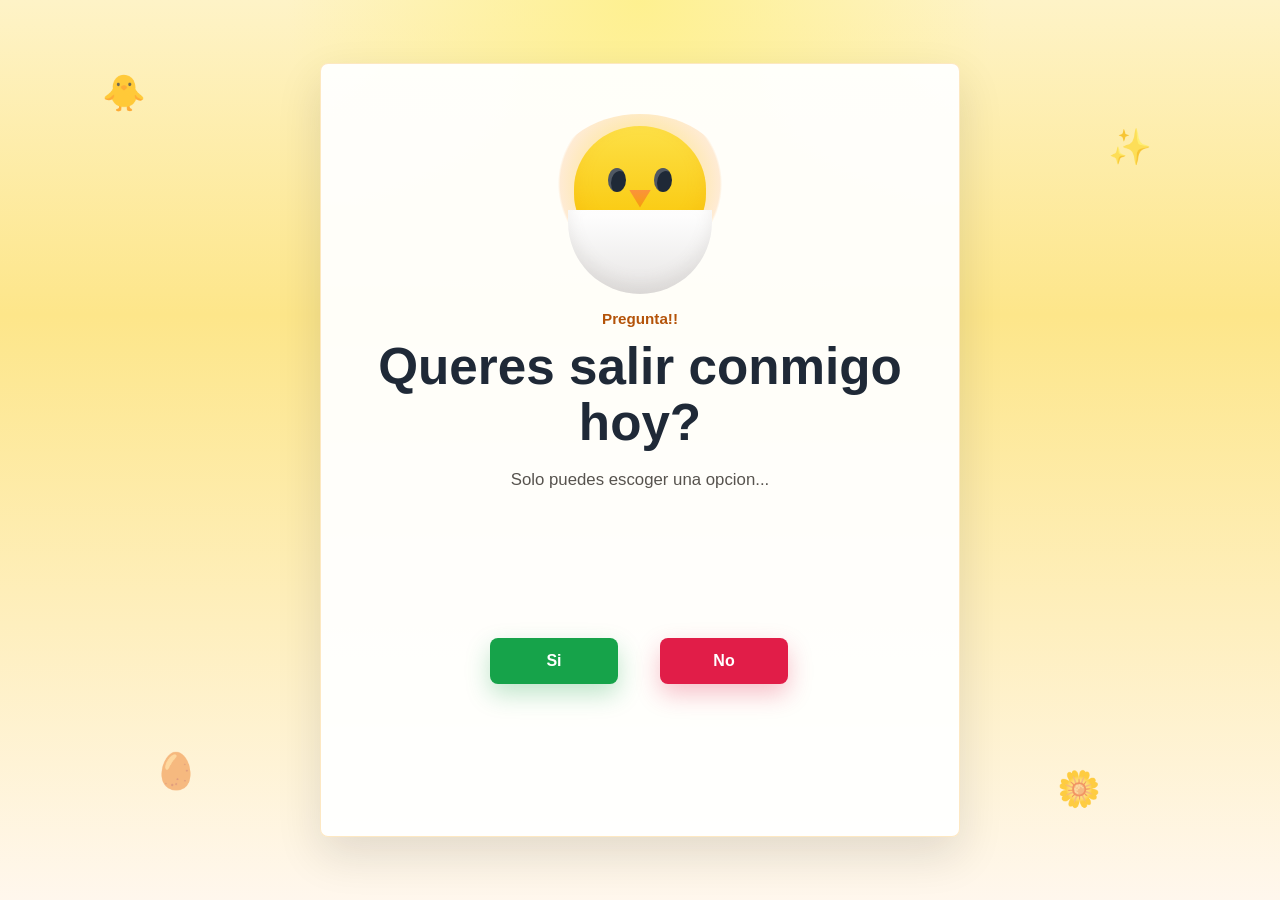
<file: index.html>
<!DOCTYPE html>
<html lang="es">
<head>
  <meta charset="UTF-8">
  <meta name="viewport" content="width=device-width, initial-scale=1.0">
  <title>Quieres salir conmigo hoy?</title>
  <link rel="stylesheet" href="styles.css?v=4">
</head>
<body>
  <div class="floating floating-1" aria-hidden="true">🐥</div>
  <div class="floating floating-2" aria-hidden="true">✨</div>
  <div class="floating floating-3" aria-hidden="true">🥚</div>
  <div class="floating floating-4" aria-hidden="true">🌼</div>

  <main class="page">
    <section class="card" aria-labelledby="question-title">
      <div class="hero-scene" aria-hidden="true">
        <div class="sun-glow"></div>
        <div class="chick">
          <div class="chick-face">
            <span class="eye eye-left"></span>
            <span class="eye eye-right"></span>
            <span class="beak"></span>
          </div>
          <div class="shell shell-top"></div>
          <div class="shell shell-bottom"></div>
        </div>
      </div>

      <p class="eyebrow">Pregunta!!</p>
      <h1 id="question-title">Queres salir conmigo hoy?</h1>
      <p class="subtitle">Solo puedes escoger una opcion...</p>

      <div class="button-area" id="button-area">
        <button class="answer answer-yes" id="yes-button" type="button">Si</button>
        <button class="answer answer-no" id="no-button" type="button">No</button>
      </div>

      <p class="message" id="message" aria-live="polite"></p>
    </section>
  </main>

  <div class="modal-backdrop hidden" id="yes-modal" aria-hidden="true">
    <section class="modal" aria-labelledby="yes-modal-title" aria-modal="true" role="dialog">
      <div class="modal-emoji" aria-hidden="true">🐥💛✨</div>
      <h2 id="yes-modal-title">Sabido era</h2>
      <p class="modal-text" id="yes-modal-text">clarito siempre esta...</p>
      <div class="modal-actions">
        <button class="modal-button modal-button-primary" id="yes-modal-continue" type="button">Continuar</button>
      </div>
    </section>
  </div>

  <script src="script.js?v=4"></script>
</body>
</html>
</file>
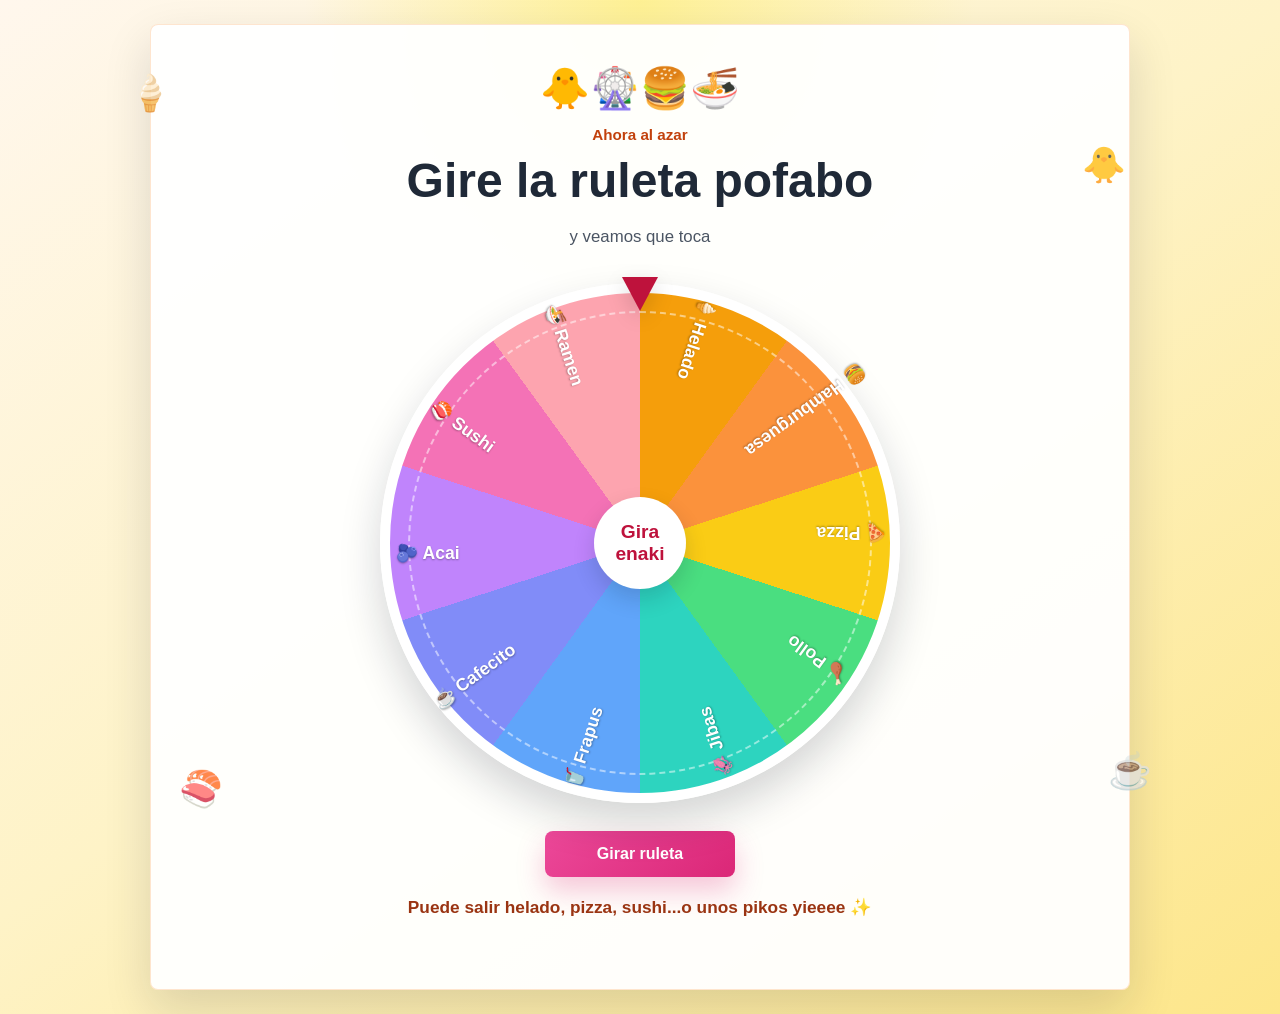
<file: menu.html>
<!DOCTYPE html>
<html lang="es">
<head>
  <meta charset="UTF-8">
  <meta name="viewport" content="width=device-width, initial-scale=1.0">
  <title>Ruleta de la indecisión</title>
  <link rel="stylesheet" href="menu.css?v=3">
</head>
<body>
  <div class="floating floating-1" aria-hidden="true">🍦</div>
  <div class="floating floating-2" aria-hidden="true">🐥</div>
  <div class="floating floating-3" aria-hidden="true">🍣</div>
  <div class="floating floating-4" aria-hidden="true">☕</div>

  <main class="page">
    <section class="panel" aria-labelledby="menu-title">
      <div class="hero-emoji" aria-hidden="true">🐥🎡🍔🍜</div>
      <p class="eyebrow">Ahora al azar</p>
      <h1 id="menu-title">Gire la ruleta pofabo</h1>
      <p class="subtitle">y veamos que toca</p>

      <div class="roulette-layout">
        <div class="wheel-wrap">
          <div class="pointer" aria-hidden="true"></div>
          <div class="wheel" id="wheel">
            <div class="wheel-label" style="--i: 0;">🍦 Helado</div>
            <div class="wheel-label" style="--i: 1;">🍔 Hamburguesa</div>
            <div class="wheel-label" style="--i: 2;">🍕 Pizza</div>
            <div class="wheel-label" style="--i: 3;">🍗 Pollo</div>
            <div class="wheel-label" style="--i: 4;">🦑 Jibas</div>
            <div class="wheel-label" style="--i: 5;">🥤 Frapus</div>
            <div class="wheel-label" style="--i: 6;">☕ Cafecito</div>
            <div class="wheel-label" style="--i: 7;">🫐 Acai</div>
            <div class="wheel-label" style="--i: 8;">🍣 Sushi</div>
            <div class="wheel-label" style="--i: 9;">🍜 Ramen</div>
            <div class="wheel-center">Gira enaki</div>
          </div>
        </div>
      </div>

      <button class="spin-button" id="spin-button" type="button">Girar ruleta</button>
      <p class="result" id="result" aria-live="polite">Puede salir helado, pizza, sushi...o unos pikos yieeee ✨</p>
    </section>
  </main>

  <div class="modal-backdrop hidden" id="result-modal" aria-hidden="true">
    <section class="modal" aria-labelledby="modal-title" aria-modal="true" role="dialog">
      <div class="modal-emoji" aria-hidden="true">🎉🍽️💖</div>
      <h2 id="modal-title">YEEEIIIII</h2>
      <p class="modal-text" id="modal-text"></p>
      <div class="modal-actions">
        <button class="modal-button modal-button-primary" id="modal-close" type="button">Aceptar</button>
        <button class="modal-button modal-button-secondary" id="modal-spin-again" type="button">Girar otra vez</button>
      </div>
    </section>
  </div>

  <script src="menu.js?v=3"></script>
</body>
</html>
</file>
<file: styles.css>
* {
  box-sizing: border-box;
}

body {
  margin: 0;
  min-height: 100vh;
  font-family: Arial, Helvetica, sans-serif;
  background:
    radial-gradient(circle at top, rgba(254, 240, 138, 0.9), transparent 32%),
    linear-gradient(180deg, #fef3c7 0%, #fde68a 35%, #fff7ed 100%);
  color: #1f2937;
  overflow: hidden;
}

.page {
  min-height: 100vh;
  display: grid;
  place-items: center;
  padding: 24px;
}

.card {
  width: min(100%, 640px);
  background: rgba(255, 255, 255, 0.94);
  border: 1px solid rgba(245, 158, 11, 0.24);
  border-radius: 8px;
  padding: 40px 28px;
  text-align: center;
  box-shadow: 0 18px 45px rgba(15, 23, 42, 0.12);
  animation: card-in 0.7s ease;
}

.hero-scene {
  position: relative;
  width: 220px;
  height: 190px;
  margin: 0 auto 16px;
}

.sun-glow {
  position: absolute;
  inset: 10px 20px 40px;
  border-radius: 50%;
  background: radial-gradient(circle, rgba(253, 224, 71, 0.9), rgba(253, 186, 116, 0.28) 70%, transparent 72%);
  animation: pulse 2.8s ease-in-out infinite;
}

.chick {
  position: absolute;
  inset: 6px 18px 0;
  animation: floaty 3.2s ease-in-out infinite;
}

.chick-face {
  position: absolute;
  left: 50%;
  top: 16px;
  width: 132px;
  height: 126px;
  margin-left: -66px;
  border-radius: 50% 50% 46% 46%;
  background: linear-gradient(180deg, #fde047, #facc15 68%, #f59e0b);
  box-shadow: inset 0 -10px 18px rgba(245, 158, 11, 0.22);
}

.eye {
  position: absolute;
  top: 42px;
  width: 18px;
  height: 24px;
  border-radius: 50%;
  background: #1f2937;
  box-shadow: inset 3px 3px 0 rgba(255, 255, 255, 0.22);
}

.eye-left {
  left: 34px;
}

.eye-right {
  right: 34px;
}

.beak {
  position: absolute;
  left: 50%;
  top: 64px;
  width: 22px;
  height: 18px;
  margin-left: -11px;
  background: linear-gradient(180deg, #fb923c, #f59e0b);
  clip-path: polygon(50% 100%, 0 0, 100% 0);
}

.shell {
  position: absolute;
  left: 50%;
  background: linear-gradient(180deg, #ffffff, #e7e5e4);
}

.shell-top {
  bottom: 38px;
  width: 120px;
  height: 30px;
  margin-left: -60px;
  clip-path: polygon(0 100%, 0 44%, 12% 70%, 24% 36%, 38% 72%, 52% 34%, 66% 76%, 80% 40%, 92% 68%, 100% 48%, 100% 100%);
}

.shell-bottom {
  bottom: 0;
  width: 144px;
  height: 84px;
  margin-left: -72px;
  border-radius: 0 0 72px 72px;
  box-shadow: inset 0 -10px 16px rgba(120, 113, 108, 0.12);
}

.eyebrow {
  margin: 0 0 12px;
  color: #b45309;
  font-size: 0.95rem;
  font-weight: 700;
}

h1 {
  margin: 0;
  font-size: clamp(2rem, 4vw, 3.2rem);
  line-height: 1.1;
}

.subtitle {
  margin: 16px auto 0;
  max-width: 34ch;
  font-size: 1.05rem;
  line-height: 1.5;
  color: #57534e;
}

.button-area {
  position: relative;
  height: 220px;
  margin-top: 36px;
}

.answer {
  position: absolute;
  min-width: 128px;
  padding: 14px 24px;
  border: 0;
  border-radius: 8px;
  font-size: 1rem;
  font-weight: 700;
  cursor: pointer;
  transition: transform 0.18s ease, box-shadow 0.18s ease, background 0.18s ease;
}

.answer:hover {
  transform: translateY(-2px) scale(1.03);
}

.answer-yes {
  left: calc(50% - 150px);
  top: 110px;
  background: #16a34a;
  color: #ffffff;
  box-shadow: 0 10px 24px rgba(22, 163, 74, 0.28);
}

.answer-yes:hover {
  background: #15803d;
}

.answer-no {
  left: calc(50% + 20px);
  top: 110px;
  background: #e11d48;
  color: #ffffff;
  box-shadow: 0 10px 24px rgba(225, 29, 72, 0.28);
}

.message {
  min-height: 32px;
  margin: 16px 0 0;
  font-size: 1.05rem;
  font-weight: 700;
  color: #b45309;
}

.modal-backdrop {
  position: fixed;
  inset: 0;
  display: grid;
  place-items: center;
  padding: 24px;
  background: rgba(15, 23, 42, 0.45);
  z-index: 20;
}

.modal-backdrop.hidden {
  display: none;
}

.modal {
  width: min(100%, 420px);
  padding: 28px 24px;
  border-radius: 8px;
  background: #ffffff;
  text-align: center;
  box-shadow: 0 24px 50px rgba(15, 23, 42, 0.25);
  animation: modal-in 0.25s ease;
}

.modal-emoji {
  font-size: 2rem;
}

.modal h2 {
  margin: 12px 0 0;
  font-size: 1.8rem;
  line-height: 1.1;
}

.modal-text {
  margin: 14px 0 0;
  color: #57534e;
  font-size: 1.02rem;
  line-height: 1.5;
}

.modal-actions {
  display: flex;
  justify-content: center;
  margin-top: 22px;
}

.modal-button {
  min-width: 130px;
  padding: 12px 18px;
  border: 0;
  border-radius: 8px;
  font-size: 0.95rem;
  font-weight: 700;
  cursor: pointer;
  transition: transform 0.18s ease, filter 0.18s ease;
}

.modal-button:hover {
  transform: translateY(-1px);
  filter: brightness(1.03);
}

.modal-button-primary {
  background: linear-gradient(135deg, #f59e0b, #d97706);
  color: #ffffff;
}

.floating {
  position: fixed;
  font-size: 2.2rem;
  pointer-events: none;
  opacity: 0.7;
  animation: drift 8s linear infinite;
}

.floating-1 {
  top: 8%;
  left: 8%;
  animation-delay: 0s;
}

.floating-2 {
  top: 14%;
  right: 10%;
  animation-delay: 1.4s;
}

.floating-3 {
  bottom: 12%;
  left: 12%;
  animation-delay: 2.1s;
}

.floating-4 {
  bottom: 10%;
  right: 14%;
  animation-delay: 3s;
}

@keyframes card-in {
  from {
    opacity: 0;
    transform: translateY(18px) scale(0.98);
  }
  to {
    opacity: 1;
    transform: translateY(0) scale(1);
  }
}

@keyframes drift {
  0%,
  100% {
    transform: translateY(0) rotate(0deg);
  }
  50% {
    transform: translateY(-16px) rotate(8deg);
  }
}

@keyframes pulse {
  0%,
  100% {
    transform: scale(1);
  }
  50% {
    transform: scale(1.08);
  }
}

@keyframes floaty {
  0%,
  100% {
    transform: translateY(0);
  }
  50% {
    transform: translateY(-10px);
  }
}

@keyframes modal-in {
  from {
    opacity: 0;
    transform: translateY(10px) scale(0.96);
  }
  to {
    opacity: 1;
    transform: translateY(0) scale(1);
  }
}

@media (max-width: 640px) {
  .card {
    padding: 32px 20px;
  }

  .button-area {
    height: 260px;
  }

  .answer-yes {
    left: calc(50% - 64px);
    top: 24px;
  }

  .answer-no {
    left: calc(50% - 64px);
    top: 124px;
  }

  .floating {
    font-size: 1.6rem;
  }
}
</file>
<file: menu.css>
* {
  box-sizing: border-box;
}

body {
  margin: 0;
  min-height: 100vh;
  font-family: Arial, Helvetica, sans-serif;
  background:
    radial-gradient(circle at top, rgba(254, 240, 138, 0.88), transparent 28%),
    linear-gradient(145deg, #fff7ed, #fef3c7 48%, #fde68a);
  color: #1f2937;
  overflow-x: hidden;
}

.page {
  min-height: 100vh;
  display: grid;
  place-items: center;
  padding: 24px;
}

.panel {
  width: min(100%, 980px);
  padding: 40px 28px;
  background: rgba(255, 255, 255, 0.95);
  border: 1px solid rgba(251, 146, 60, 0.24);
  border-radius: 8px;
  box-shadow: 0 20px 48px rgba(15, 23, 42, 0.14);
  text-align: center;
  animation: panel-in 0.7s ease;
}

.hero-emoji {
  font-size: 2.5rem;
  margin-bottom: 14px;
  animation: pulse 2.6s ease-in-out infinite;
}

.eyebrow {
  margin: 0 0 12px;
  color: #c2410c;
  font-size: 0.95rem;
  font-weight: 700;
}

h1 {
  margin: 0;
  font-size: clamp(2rem, 4vw, 3rem);
  line-height: 1.1;
}

.subtitle {
  margin: 16px auto 0;
  max-width: 40ch;
  font-size: 1.05rem;
  line-height: 1.5;
  color: #4b5563;
}

.roulette-layout {
  display: flex;
  justify-content: center;
  margin-top: 34px;
}

.wheel-wrap {
  position: relative;
  width: min(100%, 520px);
  margin: 0 auto;
}

.pointer {
  position: absolute;
  top: -6px;
  left: 50%;
  transform: translateX(-50%);
  width: 0;
  height: 0;
  border-left: 18px solid transparent;
  border-right: 18px solid transparent;
  border-top: 34px solid #be123c;
  z-index: 2;
  filter: drop-shadow(0 8px 10px rgba(0, 0, 0, 0.15));
}

.wheel {
  position: relative;
  width: 100%;
  height: min(520px, 88vw);
  min-height: 360px;
  max-height: 520px;
  border-radius: 50%;
  border: 10px solid #ffffff;
  box-shadow: 0 20px 42px rgba(15, 23, 42, 0.18);
  transition: transform 5.2s cubic-bezier(0.16, 1, 0.3, 1);
  background:
    conic-gradient(
      #f59e0b 0deg 36deg,
      #fb923c 36deg 72deg,
      #facc15 72deg 108deg,
      #4ade80 108deg 144deg,
      #2dd4bf 144deg 180deg,
      #60a5fa 180deg 216deg,
      #818cf8 216deg 252deg,
      #c084fc 252deg 288deg,
      #f472b6 288deg 324deg,
      #fda4af 324deg 360deg
    );
}

.wheel::before {
  content: "";
  position: absolute;
  inset: 18px;
  border-radius: 50%;
  border: 2px dashed rgba(255, 255, 255, 0.5);
}

.wheel-label {
  position: absolute;
  left: 50%;
  top: 50%;
  width: 148px;
  margin-left: -74px;
  text-align: center;
  transform-origin: 50% 0;
  transform:
    rotate(calc(var(--i) * 36deg + 18deg))
    translateY(-212px)
    rotate(90deg);
  color: #ffffff;
  font-size: 1.1rem;
  font-weight: 700;
  line-height: 1.15;
  text-shadow: 0 1px 2px rgba(0, 0, 0, 0.32);
  z-index: 1;
}

.wheel-center {
  position: absolute;
  inset: 50%;
  width: 92px;
  height: 92px;
  margin-left: -46px;
  margin-top: -46px;
  display: grid;
  place-items: center;
  border-radius: 50%;
  background: #ffffff;
  color: #be123c;
  font-size: 1.2rem;
  font-weight: 700;
  box-shadow: 0 10px 22px rgba(15, 23, 42, 0.16);
}

.spin-button {
  min-width: 190px;
  padding: 14px 24px;
  border: 0;
  border-radius: 8px;
  background: linear-gradient(135deg, #ec4899, #db2777);
  color: #ffffff;
  font-size: 1rem;
  font-weight: 700;
  cursor: pointer;
  box-shadow: 0 14px 28px rgba(219, 39, 119, 0.26);
  transition: transform 0.18s ease, filter 0.18s ease;
  margin-top: 28px;
}

.spin-button:hover {
  transform: translateY(-2px) scale(1.02);
  filter: brightness(1.04);
}

.spin-button:disabled {
  cursor: not-allowed;
  opacity: 0.7;
}

.result {
  min-height: 54px;
  margin: 18px 0 0;
  font-size: 1.08rem;
  font-weight: 700;
  line-height: 1.4;
  color: #9a3412;
}

.modal-backdrop {
  position: fixed;
  inset: 0;
  display: grid;
  place-items: center;
  padding: 24px;
  background: rgba(15, 23, 42, 0.45);
  z-index: 20;
}

.modal-backdrop.hidden {
  display: none;
}

.modal {
  width: min(100%, 420px);
  padding: 28px 24px;
  border-radius: 8px;
  background: #ffffff;
  text-align: center;
  box-shadow: 0 24px 50px rgba(15, 23, 42, 0.25);
  animation: modal-in 0.25s ease;
}

.modal-emoji {
  font-size: 2rem;
}

.modal h2 {
  margin: 12px 0 0;
  font-size: 1.8rem;
  line-height: 1.1;
}

.modal-text {
  margin: 14px 0 0;
  color: #4b5563;
  font-size: 1.02rem;
  line-height: 1.5;
}

.modal-actions {
  display: flex;
  gap: 12px;
  justify-content: center;
  margin-top: 22px;
}

.modal-button {
  min-width: 130px;
  padding: 12px 18px;
  border: 0;
  border-radius: 8px;
  font-size: 0.95rem;
  font-weight: 700;
  cursor: pointer;
  transition: transform 0.18s ease, filter 0.18s ease;
}

.modal-button:hover {
  transform: translateY(-1px);
  filter: brightness(1.03);
}

.modal-button-primary {
  background: linear-gradient(135deg, #ec4899, #db2777);
  color: #ffffff;
}

.modal-button-secondary {
  background: #fff7ed;
  color: #9a3412;
  border: 1px solid #fdba74;
}

.floating {
  position: fixed;
  font-size: 2.2rem;
  pointer-events: none;
  opacity: 0.75;
  animation: drift 8s linear infinite;
}

.floating-1 {
  top: 8%;
  left: 10%;
  animation-delay: 0s;
}

.floating-2 {
  top: 16%;
  right: 12%;
  animation-delay: 1.5s;
}

.floating-3 {
  bottom: 10%;
  left: 14%;
  animation-delay: 2.3s;
}

.floating-4 {
  bottom: 12%;
  right: 10%;
  animation-delay: 3.2s;
}

@keyframes panel-in {
  from {
    opacity: 0;
    transform: translateY(18px) scale(0.98);
  }
  to {
    opacity: 1;
    transform: translateY(0) scale(1);
  }
}

@keyframes drift {
  0%,
  100% {
    transform: translateY(0) rotate(0deg);
  }
  50% {
    transform: translateY(-18px) rotate(8deg);
  }
}

@keyframes pulse {
  0%,
  100% {
    transform: scale(1);
  }
  50% {
    transform: scale(1.08);
  }
}

@keyframes modal-in {
  from {
    opacity: 0;
    transform: translateY(10px) scale(0.96);
  }
  to {
    opacity: 1;
    transform: translateY(0) scale(1);
  }
}

@media (max-width: 820px) {
  .wheel-wrap {
    width: min(100%, 460px);
  }
}

@media (max-width: 560px) {
  .panel {
    padding: 32px 20px;
  }

  .floating {
    font-size: 1.6rem;
  }

  .modal-actions {
    flex-direction: column;
  }

  .wheel {
    min-height: 300px;
  }

  .wheel-label {
    width: 104px;
    margin-left: -52px;
    transform:
      rotate(calc(var(--i) * 36deg + 18deg))
      translateY(-145px)
      rotate(90deg);
    font-size: 1.25rem;
  }

  .wheel-center {
    width: 78px;
    height: 78px;
    margin-left: -39px;
    margin-top: -39px;
    font-size: 1rem;
  }
}
</file>
